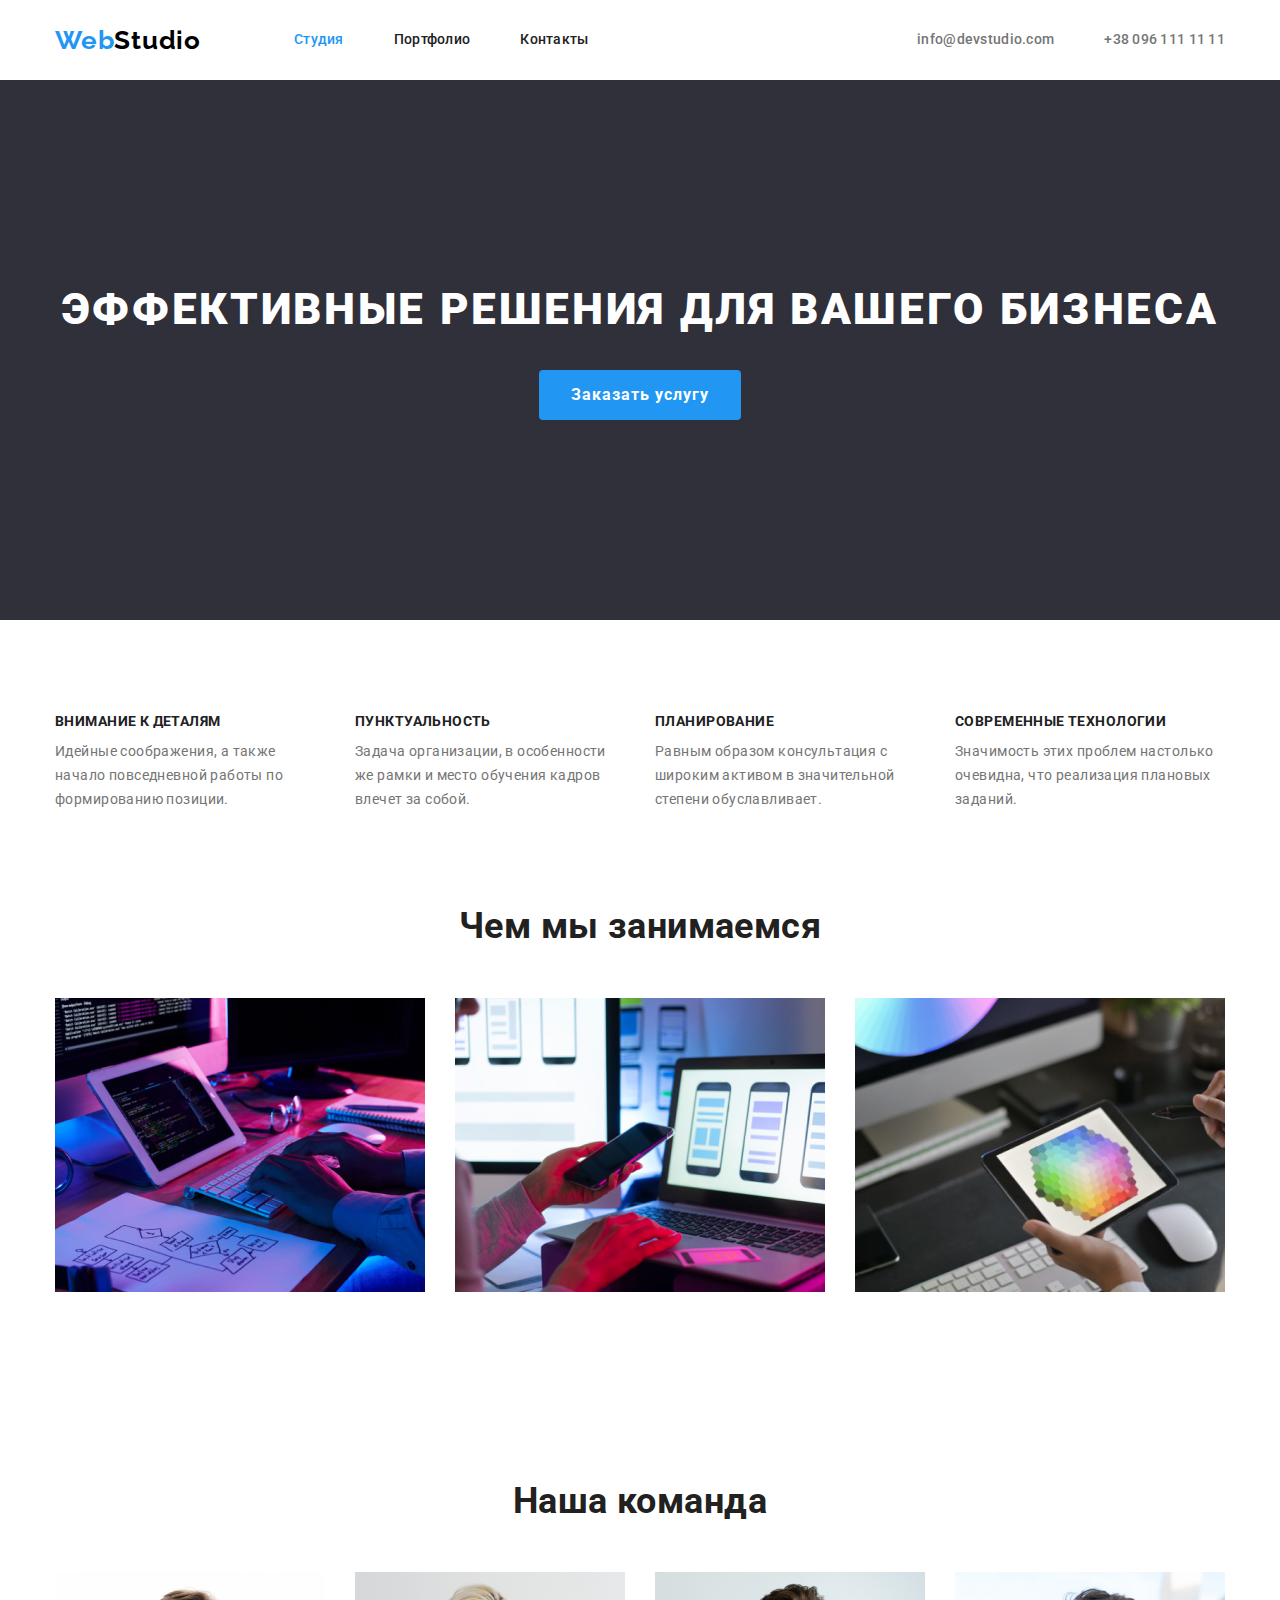
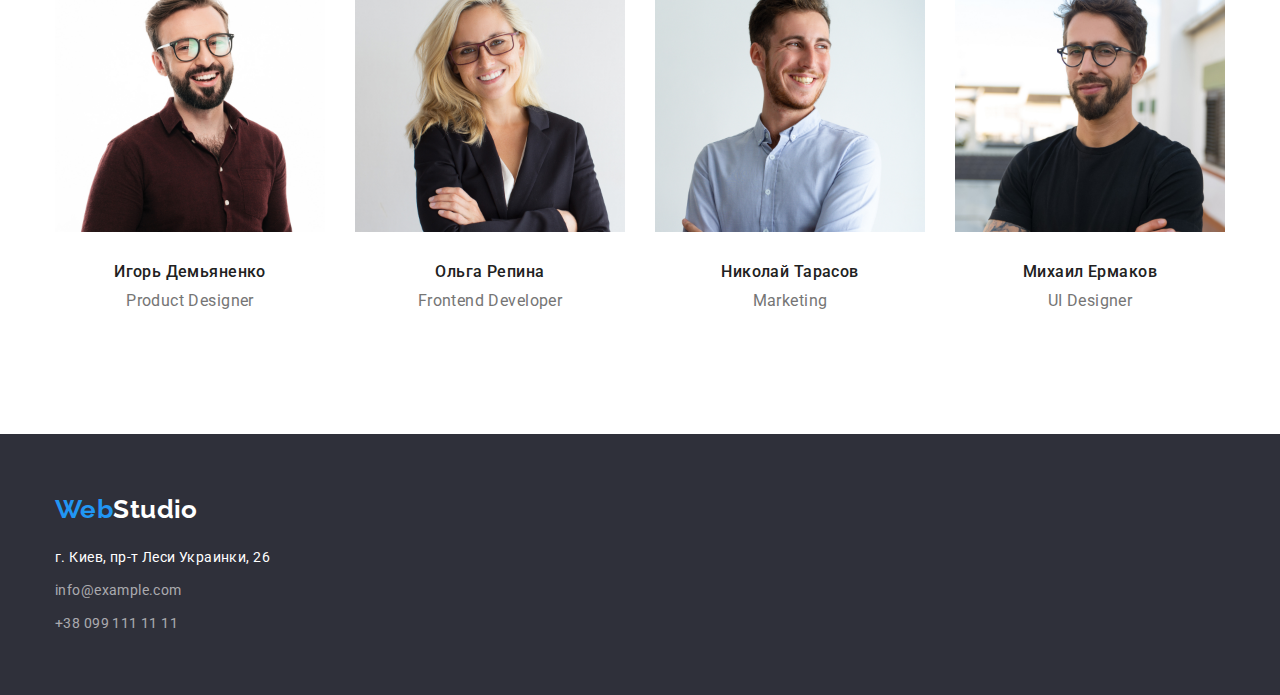
<file: index.html>
<!DOCTYPE html>
<html lang="en">
    <head>
        <meta charset="UTF-8" />
        <meta name="viewport" content="width=device-width, initial-scale=1.0" />
        <title>Студия</title>
        <link
            href="https://fonts.googleapis.com/css2?family=Raleway:wght@700&family=Roboto:wght@400;500;700;900&display=swap" 
            rel="stylesheet"
        />
        <link
            rel="stylesheet"
            href="https://cdnjs.cloudflare.com/ajax/libs/modern-normalize/0.7.0/modern-normalize.min.css"
        />
        <link rel="stylesheet" href="./css/style.css" />
    </head>
    <body>
        <!--Header-->
        <header class="header">
            <div class="container header-flex">
                <nav class="header-flex">
                    <a class="link header-logo" href="./index.html">
                        <span class="current">Web</span>Studio
                    </a>
                    <ul class="list nav-main">
                        <li class="item">
                            <a class="link current" href="./index.html">Студия</a>
                        </li>
                        <li class="item">
                            <a class="link" href="./portfolio.html">Портфолио</a>
                        </li>
                        <li class="item">
                            <a class="link" href="#">Контакты</a>
                        </li>
                    </ul>
                </nav>
                <ul class="list header-info">
                    <li class="item">
                        <a class="link" href="mailto:info@devstudio.com">info@devstudio.com</a>
                    </li>
                    <li class="item">
                        <a class="link" href="tel:+380961111111">+38 096 111 11 11</a>
                    </li>
                </ul>
            </div>
        </header>
        <main>
            <!--Section banner-->
            <section class="hero">
                <h1 class="hero-title">Эффективные решения для вашего бизнеса</h1>
                <a class="link button primary" href="#">Заказать услугу</a>
            </section>
            <!--Advanteges-->
            <section class="section-feature">
                <div class="container">
                    <h2 class="hidden">
                        Преимущества
                    </h2>
                    <ul class="list feature">
                        <li class="item">
                            <h3 class="title">Внимание к деталям</h3>
                            <p class="text">
                                Идейные соображения, а также начало повседневной работы по
                                формированию позиции.
                            </p>
                        </li>
                        <li class="item">
                            <h3 class="title">Пунктуальность</h3>
                            <p class="text">
                                Задача организации, в особенности же рамки и место обучения кадров
                                влечет за собой.
                            </p>
                        </li>
                        <li class="item">
                            <h3 class="title">Планирование</h3>
                            <p class="text">
                                Равным образом консультация с широким активом в значительной
                                степени обуславливает.
                            </p>
                        </li>
                        <li class="item">
                            <h3 class="title">Современные технологии</h3>
                            <p class="text">
                                Значимость этих проблем настолько очевидна, что реализация
                                плановых заданий.
                            </p>
                        </li>
                    </ul>
                </div>
            </section>
            <!--Example projects-->
            <section class="section">
                <div class="container">
                    <h2 class="section-title">Чем мы занимаемся</h2>
                    <ul class="list examples-list">
                        <li class="item">
                            <img
                                src="./images/skills1.jpg"
                                alt="notebook"
                                width="370"
                            />
                            <!-- <h3>Desktop applications</h3> -->
                        </li>
                        <li class="item">
                            <img
                                src="./images/skills2.jpg"
                                alt="smartphone"
                                width="370"
                            />
                            <!-- <h3>Mobile applications</h3> -->
                        </li>
                        <li class="item">
                            <img
                                src="./images/skills3.jpg"
                                alt="Tablet"
                                width="370"
                            />
                            <!-- <h3>Designer solutions</h3> -->
                        </li>
                    </ul>
                </div>
            </section>
            <!--Our team-->
            <section class="section">
                <div class="container">
                    <h2 class="section-title">Наша команда</h2>
                    <ul class="list team-list">
                        <!--First employer-->
                        <li class="item">
                            <img
                                src="./images/team1.jpg"
                                alt="Igor Demiyanenko"
                                width="270"
                            />
                            <h3 class="title">Игорь Демьяненко</h3>
                            <p class="text">Product Designer</p>
                        </li>
                        <!--Second employer-->
                        <li class="item">
                            <img
                                src="./images/team2.jpg"
                                alt="Olga Repina"
                                width="270"
                            />
                            <h3 class="title">Ольга Репина</h3>
                            <p class="text">Frontend Developer</p>
                        </li>
                        <!--Third employer-->
                        <li class="item">
                            <img
                                src="./images/team3.jpg"
                                alt="Nikolaj Tarasov"
                                width="270"
                            />
                            <h3 class="title">Николай Тарасов</h3>
                            <p class="text">Marketing</p>
                        </li>
                        <!--Fourth employer-->
                        <li class="item">
                            <img
                                src="./images/team4.jpg"
                                alt="Mihail Ermakov"
                                width="270"
                            />
                            <h3 class="title">Михаил Ермаков</h3>
                            <p class="text">UI Designer</p>
                        </li>
                    </ul>
                </div>
            </section>
        </main>
        <!--Footer-->
        <footer class="footer">
            <div class="container">
                <a class="link footer-logo" href="./index.html">
                    <span class="current">Web</span>Studio
                </a>
                <address class="footer-address">
                    <p class="text">г. Киев, пр-т Леси Украинки, 26</p>
                    <a class="link" href="mailto:info@example.com">
                        info@example.com
                    </a>
                    <br />
                    <a class="link" href="tel:+380991111111">+38 099 111 11 11</a>
                </address>
            </div>
        </footer>
    </body>
</html>
</file>
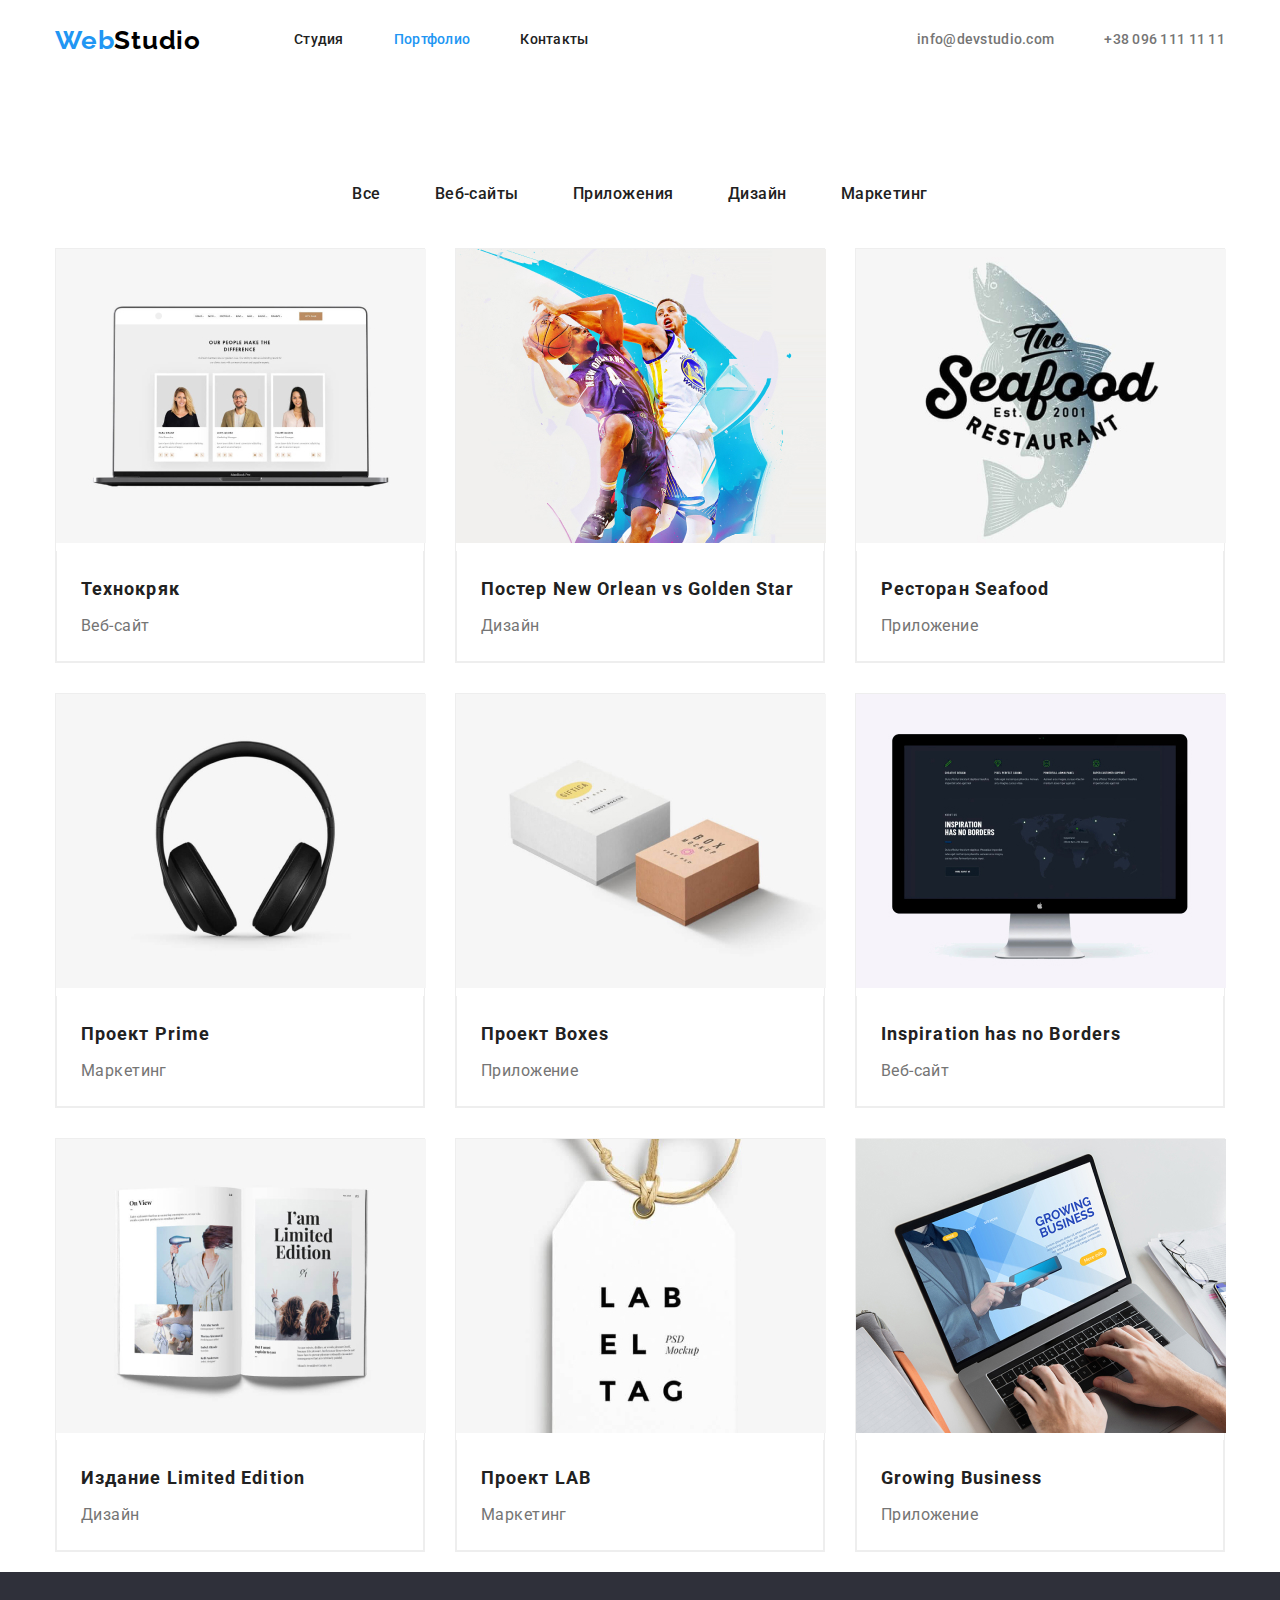
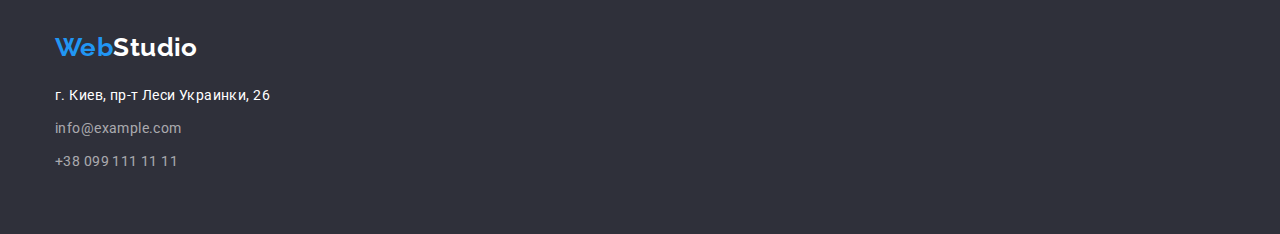
<file: portfolio.html>
<!DOCTYPE html>
<html lang="en">
    <head>
        <meta charset="UTF-8">
        <meta name="viewport" content="width=device-width, initial-scale=1.0">
        <title>Portfolio</title>
        <link
            href="https://fonts.googleapis.com/css2?family=Raleway:wght@700&family=Roboto:wght@400;500;700;900&display=swap"
            rel="stylesheet"
        />
        <link
            rel="stylesheet"
            href="https://cdnjs.cloudflare.com/ajax/libs/modern-normalize/0.7.0/modern-normalize.min.css"
        />
        <link rel="stylesheet" href="./css/style.css" />
    </head>
    <body>
        <!--Header-->
        <header class="header marg">
            <div class="container header-flex">
                <nav class="header-flex">
                    <a class="link header-logo" href="./index.html">
                        <span class="current">Web</span>Studio
                    </a>
                    <ul class="list nav-main">
                        <li class="item">
                            <a class="link" href="./index.html">Студия</a>
                        </li>
                        <li class="item">
                            <a class="link current" href="./portfolio.html">Портфолио</a>
                        </li>
                        <li class="item">
                            <a class="link" href="#">Контакты</a>
                        </li>
                    </ul>
                </nav>
                <ul class="list header-info">
                    <li class="item">
                        <a class="link" href="mailto:info@devstudio.com">info@devstudio.com</a>
                    </li>
                    <li class="item">
                        <a class="link" href="tel:+380961111111">+38 096 111 11 11</a>
                    </li>
                </ul>
            </div>
        </header>
        <!--Main container-->
        <main>
            <h1 class="hidden">Портфолио</h1>
            <section>
                <div class="container">
                    <!--Button list-->
                    <ul class="list portfolio-nav">
                        <li class="item">
                            <button type="button" class="button secondary">
                                Все
                            </button>
                        </li>
                        <li class="item">
                            <button type="button" class="button secondary">
                                Веб-сайты
                            </button>
                        </li>
                        <li class="item">
                            <button type="button" class="button secondary">
                                Приложения
                            </button>
                        </li>
                        <li class="item">
                            <button type="button" class="button secondary">
                                Дизайн
                            </button>
                        </li>
                        <li class="item">
                            <button type="button" class="button secondary">
                                Маркетинг
                            </button>
                        </li>
                    </ul>
                    <!--Main portfolio list-->
                    <ul class="list portfolio-list">
                        <li class="item">
                            <a class="link" href="#">
                                <div>
                                    <img 
                                        src="./images/portfolio/technocrack.jpg"
                                        alt="Веб сайт Технокряк"
                                        width="370"
                                    />
                                </div>
                                <div class="project-name">
                                    <h2 class="title">Технокряк</h2>
                                    <p class="text">Веб-сайт</p>
                                </div>
                            </a>
                        </li>
                        <li class="item">
                            <a class="link" href="#">
                                <div>
                                    <img 
                                        src="./images/portfolio/neworlean.jpg"
                                        alt="Дизайн постера New Orlean vs Golden Star"
                                        width="370"
                                    />
                                </div>
                                <div class="project-name">
                                    <h2 class="title">Постер New Orlean vs Golden Star</h2>
                                    <p class="text">Дизайн</p>
                                </div>
                            </a>
                        </li>
                        <li class="item">
                            <a class="link" href="#">
                                <div>
                                    <img 
                                        src="./images/portfolio/seafood.jpg"
                                        alt="Приложение ресторана Seafood"
                                        width="370"
                                    />
                                </div>
                                <div class="project-name">
                                    <h2 class="title">Ресторан Seafood</h2>
                                    <p class="text">Приложение</p>
                                </div>
                            </a>
                        </li>
                        <li class="item">
                            <a class="link" href="#">
                                <div>
                                    <img 
                                        src="./images/portfolio/prime.jpg"
                                        alt="Проект Prime"
                                        width="370"
                                    />
                                </div>
                                <div class="project-name">
                                    <h2 class="title">Проект Prime</h2>
                                    <p class="text">Маркетинг</p>
                                </div>
                            </a>
                        </li>
                        <li class="item">
                            <a class="link" href="#">
                                <div>
                                    <img 
                                        src="./images/portfolio/boxes.jpg"
                                        alt="Приложение Boxes"
                                        width="370"
                                    />
                                </div>
                                <div class="project-name">
                                    <h2 class="title">Проект Boxes</h2>
                                    <p class="text">Приложение</p>
                                </div>
                            </a>
                        </li>
                        <li class="item">
                            <a class="link" href="#">
                                <div>
                                    <img 
                                        src="./images/portfolio/inspirations.jpg"
                                        alt="Веб-сайт Inspiration has no Borders"
                                        width="370"
                                    />
                                </div>
                                <div class="project-name">
                                    <h2 lang="en" class="title">Inspiration has no Borders</h2>
                                    <p class="text">Веб-сайт</p>
                                </div>
                            </a>
                        </li>
                        <li class="item">
                            <a class="link" href="#">
                                <div>
                                    <img 
                                        src="./images/portfolio/limited.jpg"
                                        alt="Дизайн издания Limited Edition"
                                        width="370"
                                    />
                                </div>
                                <div class="project-name">
                                    <h2 class="title">Издание Limited Edition</h2>
                                    <p class="text">Дизайн</p>
                                </div>
                            </a>
                        </li>
                        <li class="item">
                            <a class="link" href="#">
                                <div>
                                    <img 
                                        src="./images/portfolio/lab.jpg"
                                        alt="Проект LAB"
                                        width="370"
                                    />
                                </div>
                                <div class="project-name">
                                    <h2 class="title">Проект LAB</h2>
                                    <p class="text">Маркетинг</p>
                                </div>
                            </a>
                        </li>
                        <li class="item">
                            <a class="link" href="#">
                                <div>
                                    <img 
                                        src="./images/portfolio/groovingbusiness.jpg"
                                        alt="Приложение Growing Business"
                                        width="370"
                                    />
                                </div>
                                <div class="project-name">
                                    <h2 class="title">Growing Business</h2>
                                    <p class="text">Приложение</p>
                                </div>
                            </a>
                        </li>
                    </ul>
                </div>
            </section>
        </main>
        <!--Footer-->
        <footer class="footer">
            <div class="container">
                <a class="link footer-logo" href="./index.html">
                    <span class="current">Web</span>Studio
                </a>
                <address class="footer-address">
                    <p class="text">г. Киев, пр-т Леси Украинки, 26</p>
                    <a class="link" href="mailto:info@example.com">
                    info@example.com
                    </a>
                    <br />
                    <a class="link" href="tel:+380991111111">+38 099 111 11 11</a>
                </address>
            </div>
        </footer>        
    </body>
</html>
</file>
<file: css/style.css>
/* CSS-переменные */
:root {
    --main-text-color: #212121;
    --second-text-color: #757575;
    --accent-color: #2196f3;
    --main-bg-color: #ffffff;
    --second-bg-color: #f5f4fa;
    --third-bg-color: #2f303a;
}
/* Базовые настройки CSS */
body {
    background-color: var(--main-bg-color);
    color: var(--main-text-color);
    font-family: "Roboto", sans-serif;
    font-size: 14px;
    line-height: 1.71;
    letter-spacing: 0.03em;
}
/* Убирает подчеркивание у всех ссылок */
a {
    text-decoration: none;
}
/* Убирает флажки и отступы у элементов списков */
.list {
    padding: 0;
    margin: 0;
    list-style: none;
}

/* Страница студия */
/* Задает общие настройки шрифта хедера */
.header {
    font-weight: 500;
    line-height: 1.14;
    letter-spacing: 0.02em;
}
/* весь хэдер в одну строку */
.header-flex {
    display: flex;
    align-items: center;
}
/* логотип и навигация в одну строку */
.nav-flex {
    display: flex;
    align-items: center;
}
/* Логотип хедера */
.header-logo {
    margin-right: 93px;
    color: #000000;
    font-family: "Raleway", sans-serif;
    font-weight: 700;
    font-size: 26px;
    line-height: 1.19;
    letter-spacing: 0.03em;
}
/* элементы навигации в строку */
.nav-main {
    display: flex;
}
/* все кроме последнего элемента навигации */
.nav-main > .item:not(:last-child) {
    margin-right: 50px;
}
/* основная навигация хэдера */
.nav-main .link {
    display: block;
    padding-top: 32px;
    padding-bottom: 32px;
    color: inherit;
}
/* Выделение активной страницы хэдера + Web в логотипе */
.nav-main .link.current,
.header-logo .current,
.footer-logo .current {
  color: var(--accent-color);
}
/* цвет текста основной навигации при акценте*/
.nav-main .link:hover,
.nav-main .link:focus {
  color: var(--accent-color);
}
/* телефон и почту хэдера в строку */
.header-info {
    display: flex;
    margin-left: auto;
}
/* все кроме последнего элемента списка header-info*/
.header-info .item:not(:last-child) {
    margin-right: 50px;
}
/* инфо часть навигации */
.header-info .link {
    display: block;
    padding-top: 32px;
    padding-bottom: 32px;
    color: var(--second-text-color);
}
/* цвет текста инфо части навигации при акценте */
.header-info .link:hover,
.header-info .link:focus {
  color: var(--accent-color);
}
/* герой */
.hero {
    padding-top: 200px;
    padding-bottom: 200px;
    margin-bottom: 94px;
    background-color: var(--third-bg-color);
    text-align: center;
}
/* Заголовок героя */
.hero-title {
    margin-top: 0;
    margin-bottom: 30px;
    color: var(--main-bg-color);
    font-weight: 900;
    font-size: 44px;
    line-height: 1.36;
    letter-spacing: 0.06em;
    text-transform: uppercase;
}
/* кнопка героя */
.button.primary {
    display: inline-block;
    min-width: 200px;
    padding: 10px 32px;
    border-radius: 4px;

    color: var(--main-bg-color);
    background-color: var(--accent-color);
    font-weight: 700;
    font-size: 16px;
    line-height: 1.87;
    text-align: center;
    letter-spacing: 0.06em;
}
/* список преимуществ в строку */
.feature {
    display: flex;
}
/* наполнение контейнера преимуществ */
.feature .item {
    flex-basis: calc((100% - 3 * 30px) / 4);
}
/* отступы всем кроме последнего элемента списка перимуществ */
.feature .item:not(:last-child) {
    margin-right: 30px;
}
/* паддинг всем секциям */
.section {
    padding-top: 94px;
    padding-bottom: 94px;
}

/* Заголовки h3 секции преимущества */
.feature .title {
    margin-top: 0;
    margin-bottom: 10px;

    font-size: 14px;
    line-height: 1.14;
    text-transform: uppercase;
}
/* Текст секции преимущества */
.feature .text {
    margin-top: 0;
    margin-bottom: 0;

    color: var(--second-text-color);
}

/* Заголовки секций */
.section-title {
    margin-top: 0;
    margin-bottom: 50px;

    font-size: 36px;
    line-height: 1.17;
    text-align: center;
}
/* оформление последней секции  */
.section:last-child {
    padding-top: 94px;
    padding-bottom: 94px;
    background-color: var(--secohd-bg-color);
    text-align: center;
}

/* список примеров работ в строку */
.examples-list {
    display: flex;
}
.examples-list .item {
    flex-basis: calc((100% - 2 * 30px) / 3);
}
/* отступы всем кроме последнего элемента списка */
.examples-list .item:not(:last-child) {
    margin-right: 30px;
}
/* отступы секции преимуществ */
.section.feature {
    padding-top: 94px;
    padding-bottom: 0;
}

/* уберем лишние пиксели внизу у картинок */
.examples-list .item > img {
    display: block;
}
/* список команды */
.team-list {
    display: flex;
}
/* элементы списка наша команда */
.team-list .item {
    flex-basis: calc((100% - 3 * 30px) / 4);
    border-radius: 0px 0px 4px 4px;
    background-color: var(--main-bg-color);
}
/*отступ всем кроме последнего элемента списка */
.team-list .item:not(:last-child) {
    margin-right: 30px;
}
/* уберем лишние пиксели внизу у картинок */
.team-list .item > img {
    display: block;
}
/* Заголовки h3 Наша команда */
.team-list .title {
    margin-top: 30px;
    margin-bottom: 10px;

    font-weight: 500;
    font-size: 16px;
    line-height: 1.19;
}
/* Текст секции Наша команда */
.team-list .text {
    margin-top: 0;
    margin-bottom: 30px;

    color: var(--second-text-color);
    font-size: 16px;
    line-height: 1.19;
}
/* футер */
.footer {
    padding-top: 60px;
    padding-bottom: 60px;

    background-color: var(--third-bg-color);
}
/* лого футера */
.footer-logo {
    color: var(--main-bg-color);
    font-family: "Raleway", sans-serif;
    font-weight: 700;
    font-size: 26px;
    line-height: 1.19;
}
/* адрес футера */
.footer-address {
    margin-top: 20px;

    font-style: normal;
}
/* Физический адрес в футере */
.footer-address .text {
    margin: 0;

    color: var(--main-bg-color);
}
/* почта и телефон футера */
.footer-address .link {
    display: inline-block;
    margin-top: 9px;

    color: rgba(255, 255, 255, 0.6);
}
/* акцент для почты и телефона в футере */
.footer-address .link:hover,
.footer-address .link:focus {
  color: var(--accent-color);
}

/* Страница Портфолио */

/* отступ хедера портфолио */
.header.marg {
    margin-bottom: 94px;
}

/* отступы основного блока портфолио */
.portfolio {
    margin-bottom: 94px;
    margin-top: 94px;
}
/* список кнопок навигации портфолио */
.portfolio-nav {
    display: flex;
    justify-content: center;
    margin-bottom: 34px;
}
/* отступ у всех кнпопок кроме последней */
.portfolio-nav .item:not(:last-child) {
    margin-right: 8px;
}

/* Кнопки*/
.button.secondary {
    display: inline-block;
    min-width: 73px;
    padding: 6px 22px;
    border: 1px solid transparent;
    border-radius: 4px;

    color: var(--main-text-color);
    background-color: var(--secohd-bg-color);
    font-family: inherit;
    font-weight: 500;
    font-size: 16px;
    line-height: 1.62;
    letter-spacing: 0.03em;
}
/* Акцент кнопок */
.button.secondary:hover,
.button.secondary:focus {
  color: var(--main-bg-color);
  background-color: var(--accent-color);
}
/* список основных элементов страницы */
.portfolio-list {
    display: flex;
    flex-wrap: wrap;
}
/* основные элементы страницы портфолио */
.portfolio-list .item {
    width: calc((100% - 2 * 30px) / 3);
    margin-right: 30px;
    margin-bottom: 30px;
    border: 1px solid #eeeeee;
    box-sizing: border-box;

}
/* каждому третьему убираем правый марджин */
.portfolio-list .item:nth-child(3n) {
    margin-right: 0;
}
/* последним трем добавляем нижний марджин */
.portfolio-list .item:nth-last-child(-n + 3) {
    margin-bottom: 20px;
}
/* уберем лишние пиксели внизу у картинок */
.portfolio-list .link > img {
    display: block;
}
/* заголовки элементов портфолио */
.portfolio-list .title {
    margin-top: 0;
    margin-bottom: 4px;
    color: var(--main-text-color);
    font-size: 18px;
    line-height: 2;
    letter-spacing: 0.06em;
}

/* названия проектов */
.project-name {
    padding: 20px 24px;
    border-right: 1px solid #eeeeee;
    border-bottom: 1px solid #eeeeee;
    border-left: 1px solid #eeeeee;
}
/* текст элементов портфолио */
.portfolio-list .text {
    margin: 0;

    color: var(--second-text-color);
    font-size: 16px;
    line-height: 1.87;
}

/* Геометрия контейнера */
.container {
    width: 1200px;
    margin: 0px auto;
    padding: 0px 15px;
}
/* Временно уберем марджины у скрытых заголовка */
.hidden {
    display: none;
    margin-top: 0;
    margin-bottom: 0;
}
</file>
